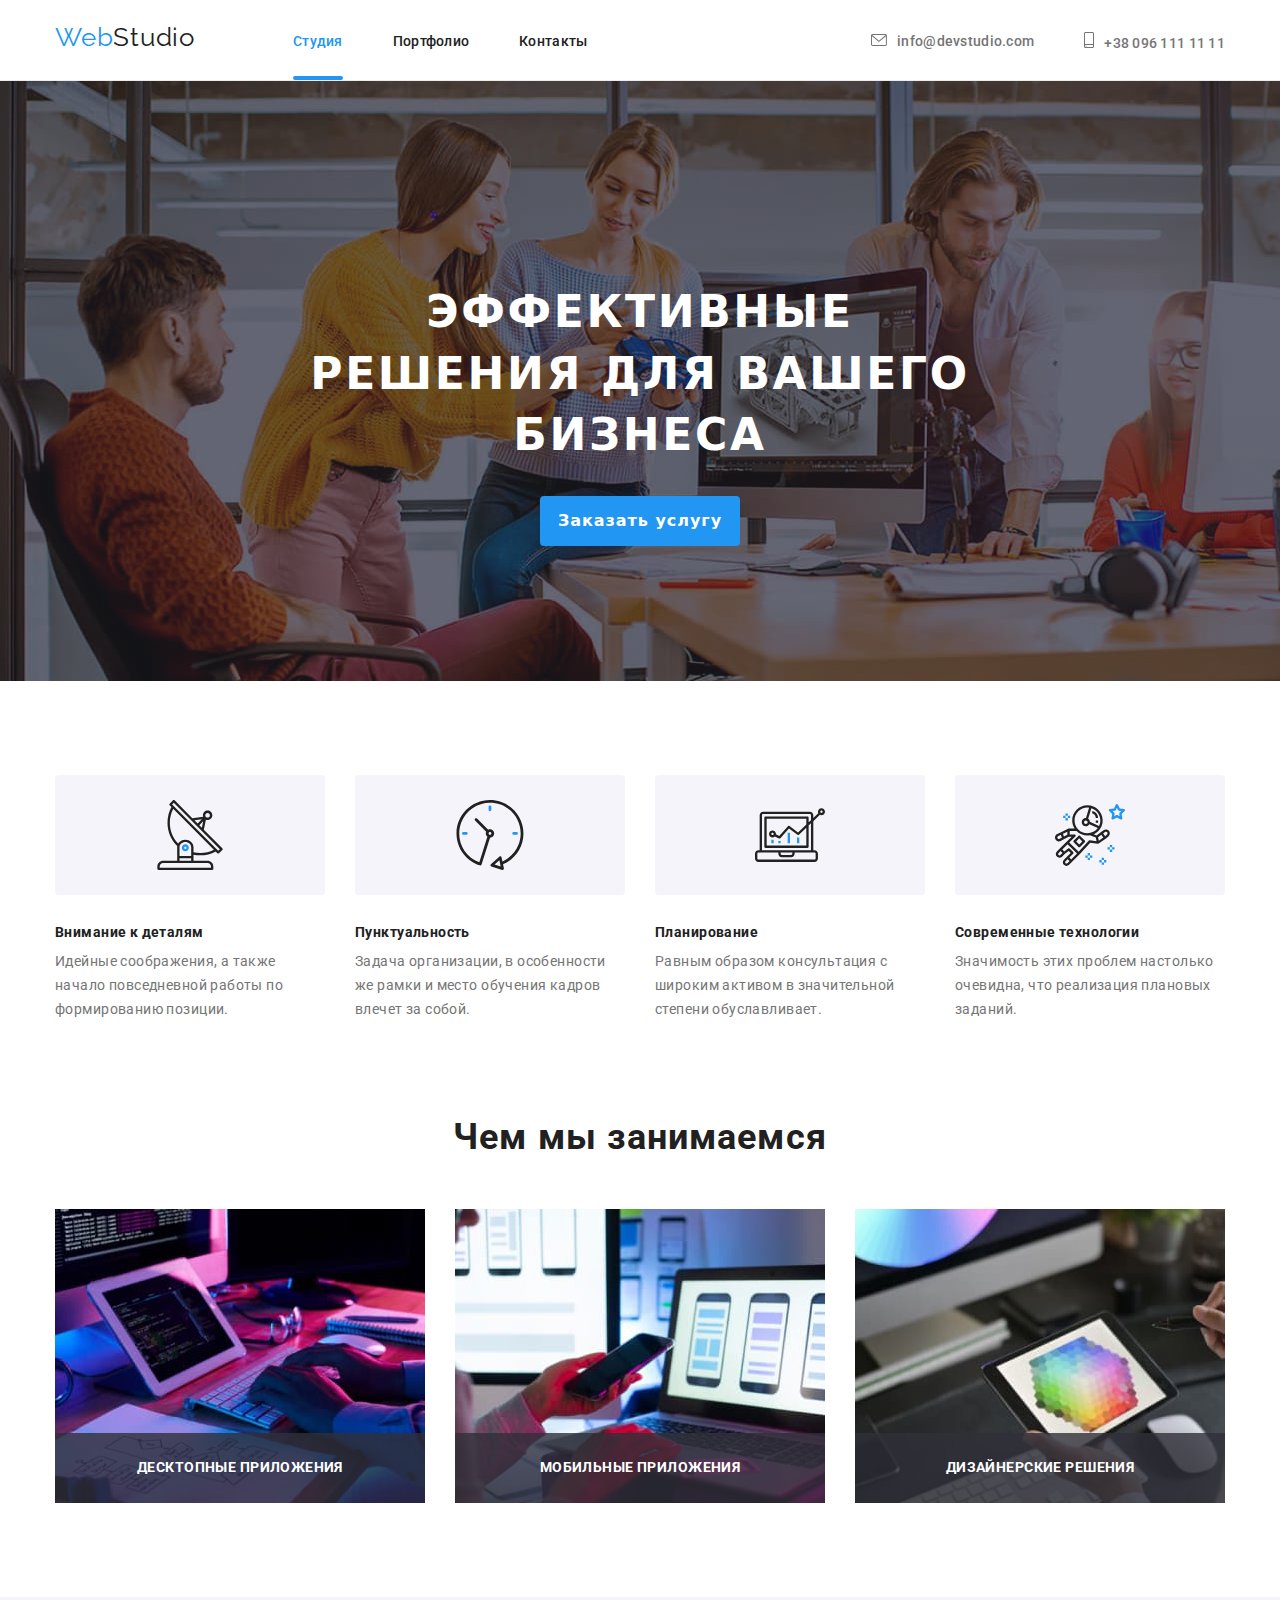
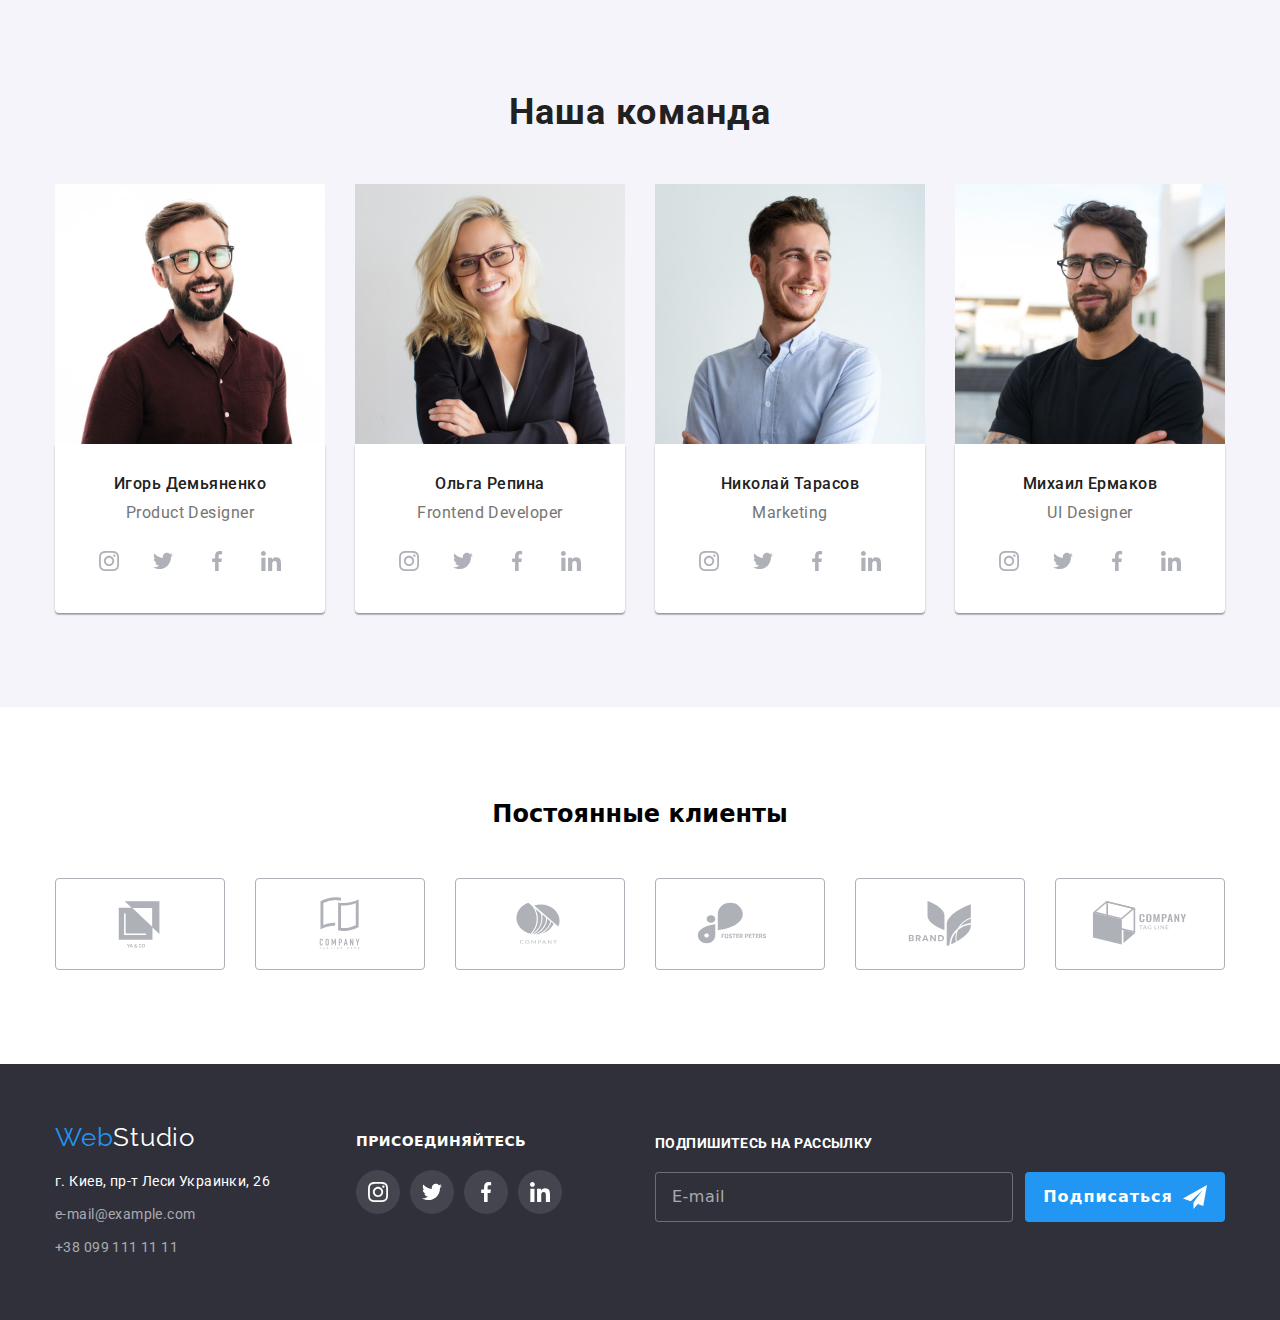
<file: index.html>
<!DOCTYPE html>
<html lang="en">
<head>
    <meta charset="UTF-8">
    <meta http-equiv="X-UA-Compatible" content="IE=edge">
    <meta name="viewport" content="width=device-width, initial-scale=1.0">
    <title>Студия</title>
    <link rel="stylesheet" href="./modern-normalize.css/modern-normalize.css">
    <link rel="preconnect" href="https://fonts.googleapis.com">
    <link rel="preconnect" href="https://fonts.gstatic.com" crossorigin>
    <link href="https://fonts.googleapis.com/css2?family=Raleway:wght@700&family=Roboto:wght@400;500;700;900&display=swap"
        rel="stylesheet">

    <link rel="stylesheet" href="./css/main.min.css">    

    
</head>
<body>
        <!-- header -->
    <header class="page-header">
        <div class="container"> 
            <div class="container-hedear">
                <a href="./index.html" class="logo"><span class="logo__text">Web</span>Studio</a>
                <div class="container-nav">
                    <ul class="site-nav">
                        <li class="site-nav__item">
                            <a class="site-nav__navigation site-nav__navigation--current" href="./index.html">Студия</a>
                        </li>

                        <li class="site-nav__item">
                            <a class="site-nav__navigation" href="./portfolio.html">Портфолио</a>
                        </li>

                        <li class="site-nav__item">
                            <a class="site-nav__navigation" href="">Контакты</a>
                        </li>
                    </ul>
                </div>
                
                <div class="container-contact">
                    <ul class="contact-info">
                        <li class="contact-info__item">
                            <a class="contact-info__link" href="mailto:info@devstudio.com">
                                <svg class="contact-info__mail-icon">
                                    <use href="./images/icons.svg#icon-envelope"></use>
                                </svg>info@devstudio.com
                            </a> 
                        </li>
                        <li class="contact-info__item">
                            <a class="contact-info__link" href="tel:+380961111111">
                                <svg class="contact-info__phone-icon">
                                    <use href="./images/icons.svg#icon-smartphone"></use>
                                </svg>+38 096 111 11 11
                            </a>
                        </li>
                    </ul>
                </div>
            </div>   
            
        </div>
    </header>
        <!-- main -->
    <main>
        <!-- hero -->
        <section class="hero">
            <div class="container">
                <h1 class="hero__title">Эффективные решения для вашего бизнеса</h1>
                <button data-modal-open type="button" class="btn">Заказать услугу</button>
            
            </div>
            <div class="backdrop is-hidden" data-modal>
                <div class="modal">
                    <button class="btn-close" data-modal-close>
                        <svg class="btn-close__icon">
                            <use href="./images/icons.svg#icon-close"></use>
                        </svg>
                    </button>
                    <form class="form">
                        <p class="form__title">Оставьте свои данные, мы вам перезвоним</p>
                        <ul class="form__list">
                            <li class="form__item">
                                <label for="name" class="form__label">Имя</label>
                                <input class="form__input" type="text" name="name" id="name">
                                <svg class="form__input-icon">
                                    <use href="./images/icons.svg#icon-person-black"></use>
                                </svg>
                            </li>

                            <li class="form__item">
                                <label for="tel" class="form__label">Телефон</label>
                                <input class="form__input" type="tel" name="tel" id="tel">
                                <svg class="form__input-icon">
                                    <use href="./images/icons.svg#icon-phone-black"></use>
                                </svg>
                            </li>

                            <li class="form__item">
                                <label for="mail" class="form__label">Почта</label>
                                <input class="form__input" type="email" name="mail" id="mail">
                                <svg class="form__input-icon">
                                    <use href="./images/icons.svg#icon-email-black"></use>
                                </svg>
                            </li>
                        </ul>
                        <div class="form__comment">   
                            <label for="comment" class="form__label">Комментарий</label>
                            <textarea class="form__textarea" name="comment" id="comment" cols="30" rows="5" placeholder="Введите текст"></textarea>
                        </div>
                        
                        <div class="form__checkbox">
                            <input class="form__checkbox-input" type="checkbox" name="agree" value="agree" id="agree">
                            <svg class="form__icon-checkbox">
                                <use href="./images/icons.svg#icon-check"></use>
                            </svg>
                            <label class="form__label form__label--text" for="agree">Соглашаюсь с рассылкой и принимаю <a class="form__agree-link" href="">Условия договора</a></label>
                        </div>
                        
                        <button class="btn" type="submit">Отправить</button>
                    </form>
                </div>
            </div>
        </section>

        <!-- experience -->
        <section class="section">
            <div class="container">    
                <ul class="experience">
                    <li class="experience__item">
                        <div class="experience__background-icon">
                            <svg class="experience__icon">
                                <use href="./images/icons.svg#icon-antenna"></use>
                            </svg>
                        </div>
                        <h2 class="experience__title">Внимание к деталям</h2>
                        <p class="experience__text">Идейные соображения, а также начало повседневной работы по формированию позиции.</p>
                    </li>
                    
                    <li class="experience__item">
                        <div class="experience__background-icon">
                            <svg class="experience__icon">
                                <use href="./images/icons.svg#icon-clock"></use>
                            </svg>
                        </div>
                        <h2 class="experience__title">Пунктуальность</h2>
                        <p class="experience__text">Задача организации, в особенности же рамки и место обучения кадров влечет за собой.</p>
                    </li>
                    
                    <li class="experience__item">
                        <div class="experience__background-icon">
                            <svg class="experience__icon">
                                <use href="./images/icons.svg#icon-diagram"></use>
                            </svg>
                        </div>
                        <h2 class="experience__title">Планирование</h2>
                        <p class="experience__text">Равным образом консультация с широким активом в значительной степени обуславливает.</p>
                    </li>
                    
                    <li class="experience__item">
                        <div class="experience__background-icon">
                            <svg class="experience__icon">
                                <use href="./images/icons.svg#icon-astronaut"></use>
                            </svg>
                        </div>
                        <h2 class="experience__title">Современные технологии</h2>
                        <p class="experience__text">Значимость этих проблем настолько очевидна, что реализация плановых заданий.</p>
                    </li>
                </ul>
            </div>
        </section>
        <section class="section activity">                
            <div class="container">
                <h2 class="activity__title">Чем мы занимаемся</h2>
                <ul class="activity__list">
                    <li class="activity__item activity__item">
                        <img class="activity__image" src="./images/box-1.jpg" alt="Разработчик набирает код" width="370">
                        <div class="activity__box">
                            <p class="activity__text">Десктопные приложения</p>
                        </div>
                    </li>
                    
                    <li class="activity__item">
                        <img class="activity__image" src="./images/box-2.jpg" alt="Дизайнер выбирает внешний вид страницы" width="370">
                        <div class="activity__box">
                            <p class="activity__text">Мобильные приложения</p>
                        </div>
                    </li>

                    <li class="activity__item">
                        <img class="activity__image" src="./images/box-3.jpg" alt="Дизайнер выбирает подходящий цвет" width="370">
                        <div class="activity__box">
                            <p class="activity__text">Дизайнерские решения</p>
                        </div>
                    </li>
                </ul>
            </div>
        </section>
        <!-- our team -->
        <section class="section our-team">
            <div class="container"> 
                <div class="team">
                    <h2 class="team__title">Наша команда</h2>
                    <ul class="team__list">    
                        <li class="team__item">
                            <img src="./images/igor-demyanenko.jpg" alt="Член команды Игорь Демьяненко" width="270">
                            <div class="team__info">
                                <h3 class="team__name">Игорь Демьяненко</h3>
                                <p class="team__speciality">Product Designer</p>
                                <ul class="social-links">
                                    <li class="social-links__item">
                                        <a class="social-links__link" href="">
                                            <svg class="social-links__icon"> 
                                                <use href="./images/icons.svg#icon-instagram"></use>
                                            </svg>
                                        </a>
                                    </li>

                                    <li class="social-links__item">
                                        <a class="social-links__link" href="">
                                            <svg class="social-links__icon">
                                                <use href="./images/icons.svg#icon-twitter"></use>
                                            </svg>
                                        </a>
                                    </li>

                                    <li class="social-links__item">
                                        <a class="social-links__link" href="">
                                            <svg class="social-links__icon">
                                                <use href="./images/icons.svg#icon-facebook"></use>
                                            </svg>
                                        </a>
                                    </li>

                                    <li class="social-links__item">
                                        <a class="social-links__link" href="">
                                            <svg class="social-links__icon">
                                                <use href="./images/icons.svg#icon-linkedin"></use>
                                            </svg>
                                        </a>
                                    </li>     
                                </ul>
                            </div>
                        </li>
                        
                        <li class="team__item">
                            <img src="./images/olga-repina.jpg" alt="Член команды Ольга Репина" width="270">
                            <div class="team__info">
                                <h3 class="team__name">Ольга Репина</h3>
                                <p class="team__speciality">Frontend Developer</p>
                                <ul class="social-links">
                                    <li class="social-links__item">
                                        <a class="social-links__link" href="">
                                            <svg class="social-links__icon"> 
                                                <use href="./images/icons.svg#icon-instagram"></use>
                                            </svg>
                                        </a>
                                    </li>

                                    <li class="social-links__item">
                                        <a class="social-links__link" href="">
                                            <svg class="social-links__icon">
                                                <use href="./images/icons.svg#icon-twitter"></use>
                                            </svg>
                                        </a>
                                    </li>

                                    <li class="social-links__item">
                                        <a class="social-links__link" href="">
                                            <svg class="social-links__icon">
                                                <use href="./images/icons.svg#icon-facebook"></use>
                                            </svg>
                                        </a>
                                    </li>

                                    <li class="social-links__item">
                                        <a class="social-links__link" href="">
                                            <svg class="social-links__icon">
                                                <use href="./images/icons.svg#icon-linkedin"></use>
                                            </svg>
                                        </a>
                                    </li>
                                </ul>
                            </div>
                        </li>
                            
                        <li class="team__item">
                            <img src="./images/nikolay-tarasov.jpg" alt="Член команды Николай Тарасов" width="270">
                            <div class="team__info">
                                <h3 class="team__name">Николай Тарасов</h3>
                                <p class="team__speciality">Marketing</p>
                                <ul class="social-links">
                                    <li class="social-links__item">
                                        <a class="social-links__link" href="">
                                            <svg class="social-links__icon"> 
                                                <use href="./images/icons.svg#icon-instagram"></use>
                                            </svg>
                                        </a>
                                    </li>

                                    <li class="social-links__item">
                                        <a class="social-links__link" href="">
                                            <svg class="social-links__icon">
                                                <use href="./images/icons.svg#icon-twitter"></use>
                                            </svg>
                                        </a>
                                    </li>

                                    <li class="social-links__item">
                                        <a class="social-links__link" href="">
                                            <svg class="social-links__icon">
                                                <use href="./images/icons.svg#icon-facebook"></use>
                                            </svg>
                                        </a>
                                    </li>

                                    <li class="social-links__item">
                                        <a class="social-links__link" href="">
                                            <svg class="social-links__icon">
                                                <use href="./images/icons.svg#icon-linkedin"></use>
                                            </svg>
                                        </a>
                                    </li>
                                </ul>
                            </div>
                        </li>
        
                        <li class="team__item">
                            <img src="./images/mihail-ermakov.jpg" alt="Член команды Михаил Ермаков" width="270">
                            <div class="team__info">
                                <h3 class="team__name">Михаил Ермаков</h3>
                                <p class="team__speciality">UI Designer</p>
                                <ul class="social-links">
                                    <li class="social-links__item">
                                        <a class="social-links__link" href="">
                                            <svg class="social-links__icon"> 
                                                <use href="./images/icons.svg#icon-instagram"></use>
                                            </svg>
                                        </a>
                                    </li>

                                    <li class="social-links__item">
                                        <a class="social-links__link" href="">
                                            <svg class="social-links__icon">
                                                <use href="./images/icons.svg#icon-twitter"></use>
                                            </svg>
                                        </a>
                                    </li>

                                    <li class="social-links__item">
                                        <a class="social-links__link" href="">
                                            <svg class="social-links__icon">
                                                <use href="./images/icons.svg#icon-facebook"></use>
                                            </svg>
                                        </a>
                                    </li>

                                    <li class="social-links__item">
                                        <a class="social-links__link" href="">
                                            <svg class="social-links__icon">
                                                <use href="./images/icons.svg#icon-linkedin"></use>
                                            </svg>
                                        </a>
                                    </li>
                                </ul>
                            </div>
                        </li>    
                    </ul>
                </div>
            </div>
        </section>

        <!-- clients -->
        <section class="section">
            <div class="container">
                <div class="clients">
                    <h2 class="clients__title">Постоянные клиенты</h2>
                    <ul class="clients__list">
                        <li class="clients__item">
                            <a class="clients__link" href="">
                                <svg class="clients__label">
                                    <use href="./images/icons.svg#icon-client-1"></use>
                                </svg>
                            </a>
                        </li>
                        <li class="clients__item">
                            <a class="clients__link" href="">
                                <svg class="clients__label">
                                    <use href="./images/icons.svg#icon-client-2"></use>
                                </svg>
                            </a>
                        </li>
                        <li class="clients__item">
                            <a class="clients__link" href="">
                                <svg class="clients__label">
                                    <use href="./images/icons.svg#icon-client-3"></use>
                                </svg>
                            </a>
                        </li>
                        <li class="clients__item">
                            <a class="clients__link" href="">
                                <svg class="clients__label">
                                    <use href="./images/icons.svg#icon-client-4"></use>
                                </svg>
                            </a>
                        </li>
                        <li class="clients__item">
                            <a class="clients__link" href="">
                                <svg class="clients__label">
                                    <use href="./images/icons.svg#icon-client-5"></use>
                                </svg>
                            </a>
                        
                        <li class="clients__item">
                            <a class="clients__link" href="">
                                <svg class="clients__label">
                                    <use href="./images/icons.svg#icon-client-6"></use>
                                </svg>
                            </a>
                        </li>
                    </ul>
                </div>
            </div>
        </section>
    </main>

        <!-- footer -->
    <footer class="footer">
        <div class="container">
            <div class="footer__box">
                <div class="footer__box-adress">
                    <a href="./index.html" class="logo logo--footer-logo"><span class="logo__text">Web</span>Studio</a>
                    <address>
                        <ul class="footer__contact-list">
                            <li class="footer__contact-item">
                                <a href="" class="footer__info-link footer__info-link--address">г. Киев, пр-т Леси Украинки, 26</a>
                            </li>

                            <li class="footer__contact-item">
                                <a href="mailto:" class="footer__info-link footer__info-link--email">e-mail@example.com</a>
                            </li>

                            <li class="footer__contact-item">
                                <a href="tel:+380991111111" class="footer__info-link footer__info-link--tel">+38 099 111 11 11</a>
                            </li>
                        </ul>
                    </address>
                </div>
                <div class="box-links">
                    <p class="join">присоединяйтесь</p>
                    <ul class="social-links">
                        <li class="social-links__item">
                            <a class="social-links__link social-links__link--footer" href="">
                                <svg class="social-links__icon social-links__icon--footer">
                                    <use href="./images/icons.svg#icon-instagram"></use>
                                </svg>
                            </a>
                        </li>
                        
                        <li class="social-links__item">
                            <a class="social-links__link social-links__link--footer" href="">
                                <svg class="social-links__icon social-links__icon--footer">
                                    <use href="./images/icons.svg#icon-twitter"></use>
                                </svg>
                            </a>
                        </li>
                        
                        <li class="social-links__item">
                            <a class="social-links__link social-links__link--footer" href="">
                                <svg class="social-links__icon social-links__icon--footer">
                                    <use href="./images/icons.svg#icon-facebook"></use>
                                </svg>
                            </a>
                        </li>
                        
                        <li class="social-links__item">
                            <a class="social-links__link social-links__link--footer" href="">
                                <svg class="social-links__icon social-links__icon--footer">
                                    <use href="./images/icons.svg#icon-linkedin"></use>
                                </svg>
                            </a>
                        </li>
                    </ul>
                </div>
                <div class="subscription">
                    <form class="subscription__form">
                        <label for="email" class="subscription__form-label">Подпишитесь на рассылку</label>
                        <input class="subscription__form-input" type="email" name="mail" id="email" placeholder="E-mail">
                        <button class="btn btn--subscription" type="submit">Подписаться
                            <svg class="btn__icon-send">
                                <use href="./images/icons.svg#icon-send"></use>
                            </svg>
                        </button>
                    </form>
                </div>
                
            </div>
        </div>
    </footer>


    <script src="./js/modal.js"></script>
</body>
</html>
</file>
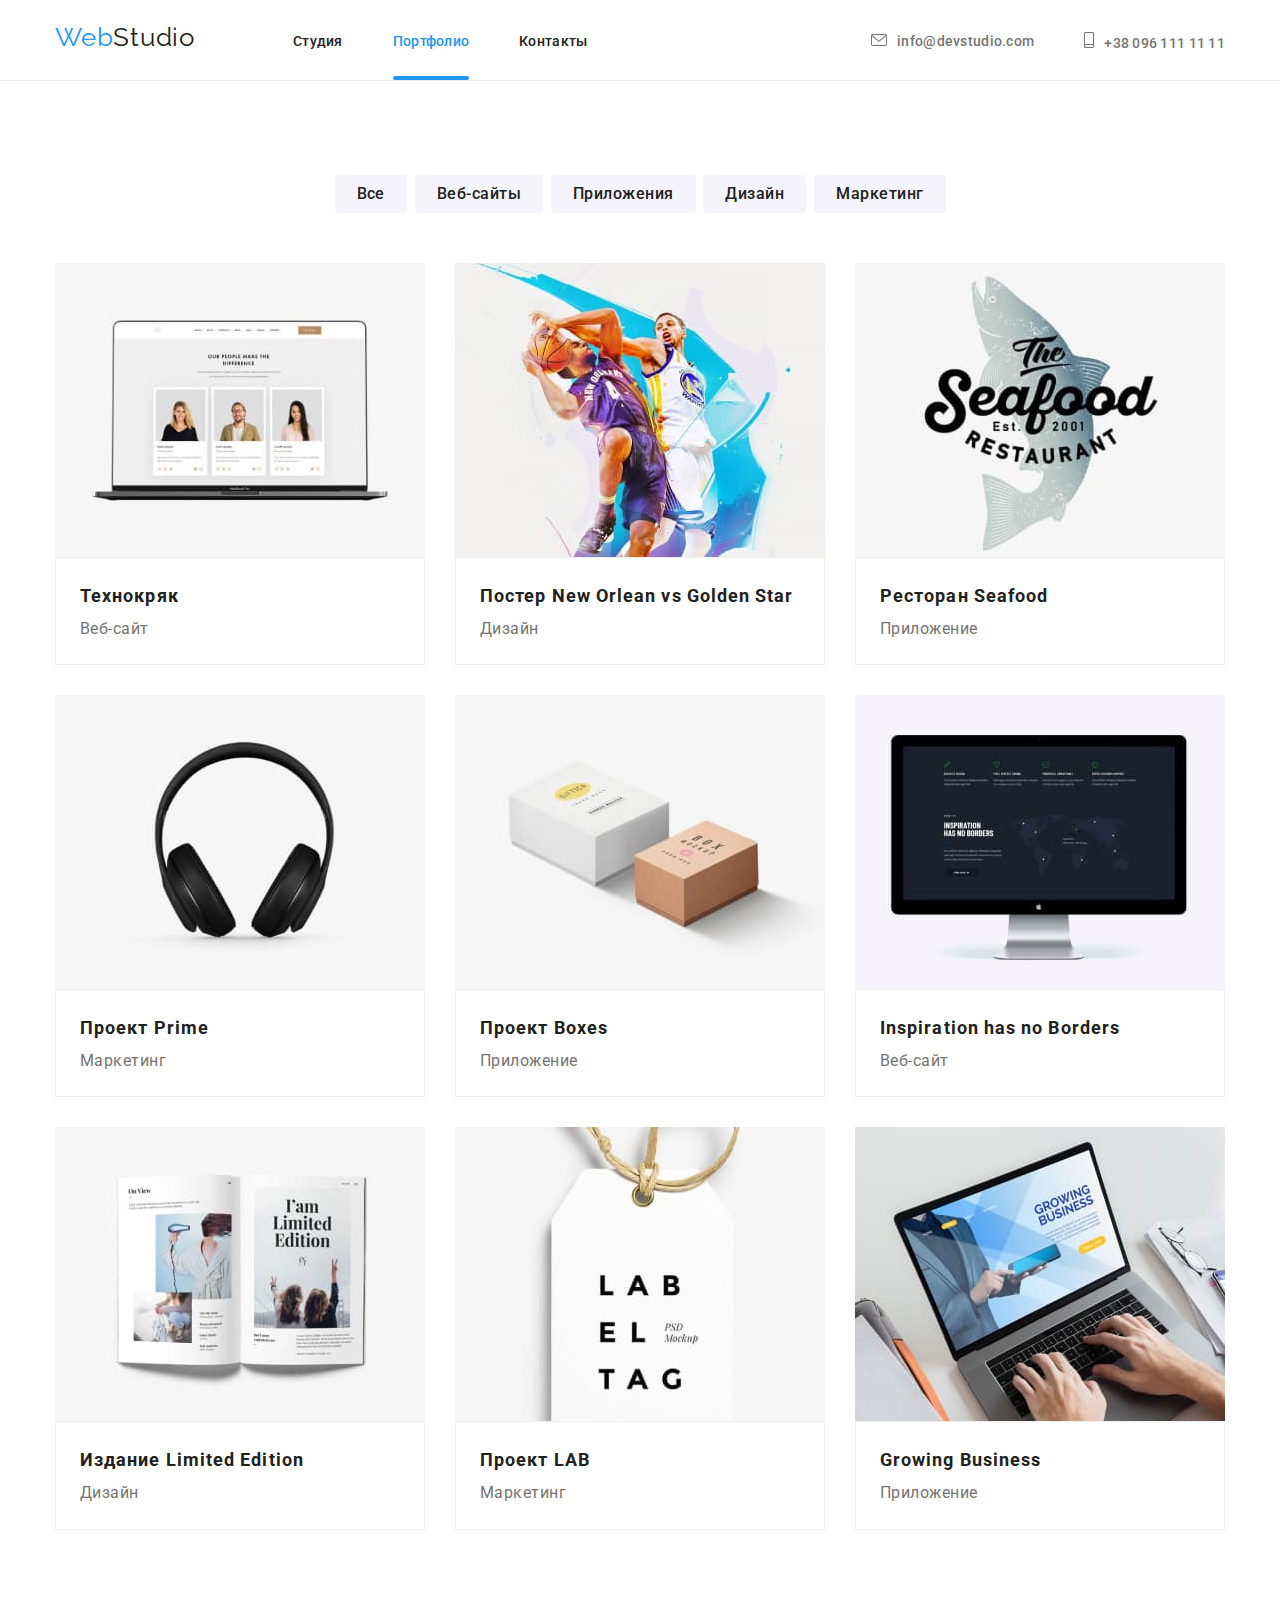
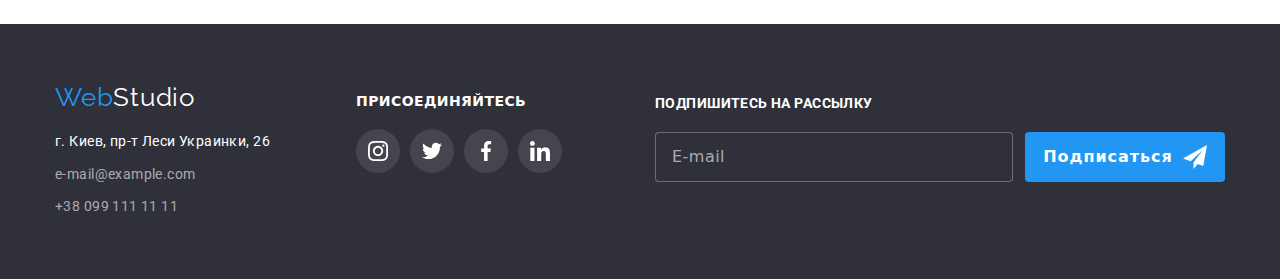
<file: portfolio.html>
<!DOCTYPE html>
<html lang="en">
<head>
    <meta charset="UTF-8">
    <meta http-equiv="X-UA-Compatible" content="IE=edge">
    <meta name="viewport" content="width=device-width, initial-scale=1.0">
    <title>Portfolio</title>
    <link rel="stylesheet" href="./modern-normalize.css/modern-normalize.css">
    <link rel="preconnect" href="https://fonts.googleapis.com">
    <link rel="preconnect" href="https://fonts.gstatic.com" crossorigin>
    <link href="https://fonts.googleapis.com/css2?family=Raleway:wght@700&family=Roboto:wght@400;500;700;900&display=swap"
        rel="stylesheet">
    <link rel="stylesheet" href="./css/main.min.css">
    
    
</head>
<body>
    <header class="page-header">
        <div class="container">
            <div class="container-hedear">
                <a href="./index.html" class="logo"><span class="logo__text">Web</span>Studio</a>
                <div class="container-nav">
                    <ul class="site-nav">
                        <li class="site-nav__item">
                            <a class="site-nav__navigation" href="./index.html">Студия</a>
                        </li>
    
                        <li class="site-nav__item">
                            <a class="site-nav__navigation site-nav__navigation--current" href="./portfolio.html">Портфолио</a>
                        </li>
    
                        <li class="site-nav__item">
                            <a class="site-nav__navigation" href="">Контакты</a>
                        </li>
                    </ul>
                </div>
    
                <div class="container-contact">
                    <ul class="contact-info">
                        <li class="contact-info__item">
                            <a class="contact-info__link" href="mailto:info@devstudio.com">
                                <svg class="contact-info__mail-icon">
                                    <use href="./images/icons.svg#icon-envelope"></use>
                                </svg>info@devstudio.com
                            </a>
                        </li>
                        <li class="contact-info__item">
                            <a class="contact-info__link" href="tel:+380961111111">
                                <svg class="contact-info__phone-icon">
                                    <use href="./images/icons.svg#icon-smartphone"></use>
                                </svg>+38 096 111 11 11
                            </a>
                        </li>
                    </ul>
                </div>
            </div>
    
        </div>
    </header>
    <main>
        <section class="section">
            <div class="container">
                <h1 class="section__visually-hidden">Выполненые работы</h1>
                <ul class="filter">
                    <li class="filter__item">
                        <button type="button" class="filter__button">Все</button>
                    </li>

                    <li class="filter__item">
                        <button type="button" class="filter__button">Веб-сайты</button>
                    </li>

                    <li class="filter__item">
                        <button type="button" class="filter__button">Приложения</button>
                    </li>

                    <li class="filter__item">
                        <button type="button" class="filter__button">Дизайн</button>
                    </li>

                    <li class="filter__item">
                        <button type="button" class="filter__button">Маркетинг</button>
                    </li>
                </ul>
        
                <ul class="cardset">
                    <li class="cardset__item">
                        <a class="cardset__link" href="">
                            <div class="cardset__thumb">
                                <img src="./images/technocryk.jpg" alt="three-cards-on-the-screen" width="370">
                                <div class="cardset__overlay">
                                    <p class="cardset__thumb-text">
                                        Технокряк это современная площадка распространения коронавируса. Компании используют эту платформу для цифрового
                                        шпионажа и атак на защищённые сервера конкурентов.
                                    </p>
                                </div>
                            </div>
                            <div class="cardset__meta">
                                <h2 class="cardset__title">Технокряк</h2>
                                <p class="cardset__text">Веб-сайт</p>
                            </div>
                        </a>
                    </li>

                    <li class="cardset__item">
                        <a class="cardset__link" href="">
                            <div class="cardset__thumb">
                                <img src="./images/poster-new-orlean-golden-star.jpg" alt="basketball-poster" width="370">
                                <div class="cardset__overlay">
                                    <p class="cardset__thumb-text">
                                        Технокряк это современная площадка распространения коронавируса. Компании используют эту платформу для цифрового
                                        шпионажа и атак на защищённые сервера конкурентов.
                                    </p>
                                </div>
                            </div>
                            <div class="cardset__meta">
                                <h2 class="cardset__title">Постер New Orlean vs Golden Star</h2>
                                <p class="cardset__text">Дизайн</p>
                            </div>
                        </a>
                    </li>

                    <li class="cardset__item">
                        <a class="cardset__link" href="">
                            <div class="cardset__thumb">
                                <img src="./images/a-restaurant-seafood.jpg" alt="label-seafood" width="370">
                                <div class="cardset__overlay">
                                    <p class="cardset__thumb-text">
                                        Технокряк это современная площадка распространения коронавируса. Компании используют эту платформу для цифрового
                                        шпионажа и атак на защищённые сервера конкурентов.
                                    </p>
                                </div>
                            </div>
                            <div class="cardset__meta">
                                <h2 class="cardset__title">Ресторан Seafood</h2>
                                <p class="cardset__text">Приложение</p>
                            </div>
                        </a>
                    </li>

                    <li class="cardset__item">
                        <a class="cardset__link" href="">
                            <div class="cardset__thumb">
                                <img src="./images/project-prime.jpg" alt="headphones" width="370">
                                <div class="cardset__overlay">
                                    <p class="cardset__thumb-text">
                                        Технокряк это современная площадка распространения коронавируса. Компании используют эту платформу для цифрового
                                        шпионажа и атак на защищённые сервера конкурентов.
                                    </p>
                                </div>
                            </div>
                            <div class="cardset__meta">
                                <h2 class="cardset__title">Проект Prime</h2>
                                <p class="cardset__text">Маркетинг</p>
                            </div>
                        </a>
                    </li>

                    <li class="cardset__item">
                        <a class="cardset__link" href="">
                            <div class="cardset__thumb">
                                <img src="./images/project-boxes.jpg" alt="boxes" width="370">
                                <div class="cardset__overlay">
                                    <p class="cardset__thumb-text">
                                        Технокряк это современная площадка распространения коронавируса. Компании используют эту платформу для цифрового
                                        шпионажа и атак на защищённые сервера конкурентов.
                                    </p>
                                </div>
                            </div>
                            <div class="cardset__meta">
                                <h2 class="cardset__title">Проект Boxes</h2>
                                <p class="cardset__text">Приложение</p>
                            </div>
                        </a>
                    </li>

                    <li class="cardset__item">
                        <a class="cardset__link" href="">
                            <div class="cardset__thumb">
                                <img src="./images/inspiration-has-no-borders.jpg" alt="computer-monitor" width="370">
                                <div class="cardset__overlay">
                                    <p class="cardset__thumb-text">
                                        Технокряк это современная площадка распространения коронавируса. Компании используют эту платформу для цифрового
                                        шпионажа и атак на защищённые сервера конкурентов.
                                    </p>
                                </div>
                            </div>
                            <div class="cardset__meta">
                                <h2 class="cardset__title">Inspiration has no Borders</h2>
                                <p class="cardset__text">Веб-сайт</p>
                            </div>
                        </a>
                    </li>

                    <li class="cardset__item">
                        <a class="cardset__link" href="">
                            <div class="cardset__thumb">
                                <img src="./images/edition-limited-edition.jpg" alt="open-books" width="370">
                                <div class="cardset__overlay">
                                    <p class="cardset__thumb-text">
                                        Технокряк это современная площадка распространения коронавируса. Компании используют эту платформу для цифрового
                                        шпионажа и атак на защищённые сервера конкурентов.
                                    </p>
                                </div>
                            </div>
                            <div class="cardset__meta">
                                <h2 class="cardset__title">Издание Limited Edition</h2>
                                <p class="cardset__text">Дизайн</p>
                            </div>
                        </a>
                    </li>

                    <li class="cardset__item">
                        <a class="cardset__link" href="">
                            <div class="cardset__thumb">
                                <img src="./images/project-lab.jpg" alt="tag" width="370">
                                <div class="cardset__overlay">
                                    <p class="cardset__thumb-text">
                                        Технокряк это современная площадка распространения коронавируса. Компании используют эту платформу для цифрового
                                        шпионажа и атак на защищённые сервера конкурентов.
                                    </p>
                                </div>
                            </div>
                            <div class="cardset__meta">
                                <h2 class="cardset__title">Проект LAB</h2>
                                <p class="cardset__text">Маркетинг</p>
                            </div>
                        </a>
                    </li>

                    <li class="cardset__item">
                        <a class="cardset__link" href="">
                            <div class="cardset__thumb">
                                <img src="./images/growing-business.jpg" alt="website-visitor" width="370">
                                <div class="cardset__overlay">
                                    <p class="cardset__thumb-text">
                                        Технокряк это современная площадка распространения коронавируса. Компании используют эту платформу для цифрового
                                        шпионажа и атак на защищённые сервера конкурентов.
                                    </p>
                                </div>
                            </div>
                            <div class="cardset__meta">
                                <h2 class="cardset__title">Growing Business</h2>
                                <p class="cardset__text">Приложение</p>
                            </div>
                        </a>
                        
                    </li>
                </ul>
            </div>
        </section>
    </main>
    <footer class="footer">
        <div class="container">
            <div class="footer__box">
                <div class="footer__box-adress">
                    <a href="./index.html" class="logo logo--footer-logo"><span class="logo__text">Web</span>Studio</a>
                    <address>
                        <ul class="footer__contact-list">
                            <li class="footer__contact-item">
                                <a href="" class="footer__info-link footer__info-link--address">г. Киев, пр-т Леси Украинки,
                                    26</a>
                            </li>
    
                            <li class="footer__contact-item">
                                <a href="mailto:" class="footer__info-link footer__info-link--email">e-mail@example.com</a>
                            </li>
    
                            <li class="footer__contact-item footer__contact-item--last">
                                <a href="tel:+380991111111" class="footer__info-link footer__info-link--tel">+38 099 111 11
                                    11</a>
                            </li>
                        </ul>
                    </address>
                </div>
                <div class="box-links">
                    <p class="join">присоединяйтесь</p>
                    <ul class="social-links">
                        <li class="social-links__item">
                            <a class="social-links__link social-links__link--footer" href="">
                                <svg class="social-links__icon social-links__icon--footer">
                                    <use href="./images/icons.svg#icon-instagram"></use>
                                </svg>
                            </a>
                        </li>
    
                        <li class="social-links__item">
                            <a class="social-links__link social-links__link--footer" href="">
                                <svg class="social-links__icon social-links__icon--footer">
                                    <use href="./images/icons.svg#icon-twitter"></use>
                                </svg>
                            </a>
                        </li>
    
                        <li class="social-links__item">
                            <a class="social-links__link social-links__link--footer" href="">
                                <svg class="social-links__icon social-links__icon--footer">
                                    <use href="./images/icons.svg#icon-facebook"></use>
                                </svg>
                            </a>
                        </li>
    
                        <li class="social-links__item">
                            <a class="social-links__link social-links__link--footer" href="">
                                <svg class="social-links__icon social-links__icon--footer">
                                    <use href="./images/icons.svg#icon-linkedin"></use>
                                </svg>
                            </a>
                        </li>
                    </ul>
                </div>
                <div class="subscription">
                    <form class="subscription__form">
                        <label for="email" class="subscription__form-label">Подпишитесь на рассылку</label>
                        <input class="subscription__form-input" type="email" name="mail" id="email" placeholder="E-mail">
                        <button class="btn btn--subscription" type="submit">Подписаться
                            <svg class="btn__icon-send">
                                <use href="./images/icons.svg#icon-send"></use>
                            </svg>
                        </button>
                    </form>
                </div>
    
            </div>
        </div>
    </footer>
</body>
</html>
</file>
<file: css/main.min.css>
h1,h2,h3,h4,h5,h6,p,ul{margin:0;padding:0;list-style:none}img{display:block;width:100%;height:auto}a{text-decoration:none}:focus{outline:4px solid rgba(33,150,243,0.5);border-radius:3px}.page-header{border-bottom:1px solid #ececec}.container-hedear{display:-webkit-box;display:-ms-flexbox;display:flex}.container{width:1200px;margin-left:auto;margin-right:auto;padding-left:15px;padding-right:15px}.logo{font-family:"Raleway",sans-serif;font-size:26px;line-height:1.2;line-height:100%;letter-spacing:0.03em;text-decoration:none;width:145px;margin-top:24px;margin-bottom:25px;margin-right:93px;color:#212121;-webkit-transition:color 250ms cubic-bezier(0.4, 0, 0.2, 1);transition:color 250ms cubic-bezier(0.4, 0, 0.2, 1)}.logo:hover,.logo:focus{color:#2196f3}.logo__text{color:#2196f3}.logo--footer-logo{display:block;margin-top:0;margin-right:0;margin-bottom:20px;color:#fff}.container-nav{width:294px;margin-top:32px}.site-nav{display:-webkit-box;display:-ms-flexbox;display:flex;list-style:none;padding:0}.site-nav__item{position:relative;height:48px;margin-right:50px}.site-nav__item:last-child{margin-right:0}.site-nav__navigation{font-family:"Roboto",sans-serif;font-weight:500;font-size:14px;line-height:100%;letter-spacing:0.02em;text-decoration:none;color:#212121;-webkit-transition:color 250ms cubic-bezier(0.4, 0, 0.2, 1);transition:color 250ms cubic-bezier(0.4, 0, 0.2, 1)}.site-nav__navigation:hover,.site-nav__navigation:focus{color:#2196f3}.site-nav__navigation--current{color:#2196f3}.site-nav__navigation--current::after{position:absolute;left:0;bottom:0;content:'';width:100%;height:4px;border-radius:2px;background-color:#2196f3;-webkit-transition:color 250ms cubic-bezier(0.4, 0, 0.2, 1);transition:color 250ms cubic-bezier(0.4, 0, 0.2, 1)}.container-contact{margin-left:auto;margin-top:32px}.contact-info{display:-webkit-box;display:-ms-flexbox;display:flex;list-style:none;padding:0}.contact-info__item{margin-right:50px}.contact-info__item:last-child{margin-right:0}.contact-info__link{font-family:"Roboto",sans-serif;font-weight:500;font-size:14px;line-height:100%;letter-spacing:0.02em;text-decoration:none;color:#757575;-webkit-transition:color 250ms cubic-bezier(0.4, 0, 0.2, 1);transition:color 250ms cubic-bezier(0.4, 0, 0.2, 1)}.contact-info__link:hover,.contact-info__link:focus{color:#2196f3}.contact-info__mail-icon{width:16px;height:12px}.contact-info__phone-icon{width:10px;height:16px}.contact-info__mail-icon{fill:#757575;margin-right:10px;cursor:pointer;-webkit-transition:fill 250ms cubic-bezier(0.4, 0, 0.2, 1);transition:fill 250ms cubic-bezier(0.4, 0, 0.2, 1)}.contact-info__mail-icon:hover,.contact-info__mail-icon:focus{fill:#2196f3}.contact-info__phone-icon{fill:#757575;margin-right:10px;cursor:pointer;-webkit-transition:fill 250ms cubic-bezier(0.4, 0, 0.2, 1);transition:fill 250ms cubic-bezier(0.4, 0, 0.2, 1)}.contact-info__phone-icon:hover,.contact-info__phone-icon:focus{fill:#2196f3}.contact-info__link:hover .contact-info__mail-icon{fill:#2196f3}.contact-info__link:focus .contact-info__mail-icon{fill:#2196f3}.contact-info__link:hover .contact-info__phone-icon{fill:#2196f3}.contact-info__link:focus .contact-info__phone-icon{fill:#2196f3}.btn{display:-webkit-box;display:-ms-flexbox;display:flex;-webkit-box-pack:center;-ms-flex-pack:center;justify-content:center;-webkit-box-align:center;-ms-flex-align:center;align-items:center;margin-top:30px;margin-left:auto;margin-right:auto;width:200px;height:50px;font-weight:bold;font-size:16px;line-height:1.9;letter-spacing:0.06em;color:#fff;background:#2196f3;border-radius:4px;border:none;cursor:pointer;-webkit-transition:background-color 250ms cubic-bezier(0.4, 0, 0.2, 1);transition:background-color 250ms cubic-bezier(0.4, 0, 0.2, 1)}.btn:hover,.btn:focus{background-color:#188ce8}.btn--subscription{position:absolute;top:48px;right:0;margin-left:12px;padding:0;margin-top:0}.btn__icon-send{width:24px;height:24px;margin-left:10px}.section{padding-top:94px;padding-bottom:94px}.section__visually-hidden{position:absolute;clip:rect(0 0 0 0);width:1px;height:1px;margin:-1px}.hero{padding-top:200px;padding-bottom:200px;max-width:1600px;height:600px;margin-left:auto;margin-right:auto;background-image:-webkit-gradient(linear, left top, right top, from(rgba(47,48,58,0.4)), to(rgba(47,48,58,0.4))),url("../images/img-6.jpg");background-image:linear-gradient(to right, rgba(47,48,58,0.4), rgba(47,48,58,0.4)),url("../images/img-6.jpg")}.hero__title{width:696px;margin-left:auto;margin-right:auto;font-weight:900;font-size:44px;line-height:1.4;letter-spacing:0.06em;text-align:center;text-transform:uppercase;color:#fff}.backdrop{position:fixed;top:0;left:0;z-index:2;width:100%;height:100%;background:rgba(0,0,0,0.2);opacity:1;-webkit-transition:opacity 250ms cubic-bezier(0.4, 0, 0.2, 1);transition:opacity 250ms cubic-bezier(0.4, 0, 0.2, 1)}.backdrop.is-hidden{opacity:0;pointer-events:none}.backdrop.is-hidden .form{-webkit-transform:translate(-50%, -50%) scale(0.8);transform:translate(-50%, -50%) scale(0.8)}.modal{position:absolute;left:50%;top:50%;-webkit-transform:translate(-50%, -50%) scale(1);transform:translate(-50%, -50%) scale(1);width:528px;height:581px;padding:40px;background:#fff;border-radius:4px;-webkit-box-shadow:0px 1px 3px rgba(0,0,0,0.12),0px 1px 1px rgba(0,0,0,0.14),0px 2px 1px rgba(0,0,0,0.2);box-shadow:0px 1px 3px rgba(0,0,0,0.12),0px 1px 1px rgba(0,0,0,0.14),0px 2px 1px rgba(0,0,0,0.2)}.modal .btn-close{position:absolute;top:8px;right:8px;width:30px;height:30px;padding:0;background-color:#fff;border-radius:50%;border:none}.modal .btn-close:hover .btn-close__icon,.modal .btn-close:focus .btn-close__icon{fill:#2196f3}.modal .btn-close__icon{width:100%;height:100%;cursor:pointer;fill:#212121;-webkit-transition:fill 250ms cubic-bezier(0.4, 0, 0.2, 1);transition:fill 250ms cubic-bezier(0.4, 0, 0.2, 1)}.form{position:absolute;left:50%;top:50%;width:calc(100% - 80px);-webkit-transform:translate(-50%, -50%) scale(1);transform:translate(-50%, -50%) scale(1);-webkit-transition:-webkit-transform 250ms var(--timing-function);transition:-webkit-transform 250ms var(--timing-function);transition:transform 250ms var(--timing-function);transition:transform 250ms var(--timing-function), -webkit-transform 250ms var(--timing-function)}.form__title{font-family:"Roboto",sans-serif;font-weight:700;font-size:20px;line-height:23px;letter-spacing:0.03em;text-align:center;margin-bottom:12px;color:#212121}.form__item{position:relative;display:-webkit-box;display:-ms-flexbox;display:flex;-webkit-box-orient:vertical;-webkit-box-direction:normal;-ms-flex-direction:column;flex-direction:column;margin-bottom:10px}.form__input{height:40px;margin:0;padding-left:42px;border:1px solid rgba(33,33,33,0.2);-webkit-box-sizing:border-box;box-sizing:border-box;border-radius:4px;cursor:pointer;outline:none;-webkit-transition:border 250ms cubic-bezier(0.4, 0, 0.2, 1);transition:border 250ms cubic-bezier(0.4, 0, 0.2, 1)}.form__input:hover,.form__input:focus{border:1px solid #2196f3}.form__input:hover+.form__input-icon,.form__input:focus+.form__input-icon{fill:#2196f3}.form__input-icon{position:absolute;bottom:11px;left:12px;width:18px;height:18px;fill:#212121;-webkit-transition:fill 250ms cubic-bezier(0.4, 0, 0.2, 1);transition:fill 250ms cubic-bezier(0.4, 0, 0.2, 1)}.form__label{margin-bottom:4px;font-size:12px;line-height:1.17;letter-spacing:0.01em;color:#757575;cursor:pointer;-webkit-transition:250ms cubic-bezier(0.4, 0, 0.2, 1);transition:250ms cubic-bezier(0.4, 0, 0.2, 1)}.form__label--text{font-family:"Roboto",sans-serif;font-size:14px;line-height:1.7;letter-spacing:0.03em}.form__comment{display:-webkit-box;display:-ms-flexbox;display:flex;-webkit-box-orient:vertical;-webkit-box-direction:normal;-ms-flex-direction:column;flex-direction:column;height:138px;margin:0;padding:0;margin-bottom:20px}.form__textarea{height:120px;padding:12px 16px;resize:none;border:1px solid rgba(33,33,33,0.2);-webkit-box-sizing:border-box;box-sizing:border-box;border-radius:4px;cursor:pointer;outline:none;-webkit-transition:border 250ms cubic-bezier(0.4, 0, 0.2, 1);transition:border 250ms cubic-bezier(0.4, 0, 0.2, 1)}.form__textarea:hover,.form__textarea:focus{border:1px solid #2196f3}.form__textarea::-webkit-input-placeholder{font-family:"Roboto",sans-serif;font-size:12px;line-height:14px;letter-spacing:0.01em;color:rgba(117,117,117,0.5)}.form__textarea:-ms-input-placeholder{font-family:"Roboto",sans-serif;font-size:12px;line-height:14px;letter-spacing:0.01em;color:rgba(117,117,117,0.5)}.form__textarea::-ms-input-placeholder{font-family:"Roboto",sans-serif;font-size:12px;line-height:14px;letter-spacing:0.01em;color:rgba(117,117,117,0.5)}.form__textarea::placeholder{font-family:"Roboto",sans-serif;font-size:12px;line-height:14px;letter-spacing:0.01em;color:rgba(117,117,117,0.5)}.form__checkbox{position:relative;display:-webkit-box;display:-ms-flexbox;display:flex;-webkit-box-orient:horizontal;-webkit-box-direction:normal;-ms-flex-direction:row;flex-direction:row;-webkit-box-align:center;-ms-flex-align:center;align-items:center;-webkit-box-pack:justify;-ms-flex-pack:justify;justify-content:space-between;width:425px;height:24px;margin-left:auto;margin-right:auto;color:#757575;cursor:pointer}.form__icon-checkbox{position:absolute;top:0;width:16px;height:15px;border:2px solid #212121;border-radius:2px;-webkit-transition:background 250ms cubic-bezier(0.4, 0, 0.2, 1);transition:background 250ms cubic-bezier(0.4, 0, 0.2, 1)}.form__icon-checkbox:focus{border:2px solid #2196f3}.form__checkbox-input:checked+.form__icon-checkbox{background-color:#2196f3;border-color:transparent}.form__checkbox-input{outline:none;-webkit-appearance:none;-moz-appearance:none;appearance:none}.form__agree-link{-webkit-text-decoration-line:underline;text-decoration-line:underline;color:#2196f3}.experience{display:-webkit-box;display:-ms-flexbox;display:flex;-ms-flex-wrap:wrap;flex-wrap:wrap;-ms-flex-preferred-size:calc(100% / 4);flex-basis:calc(100% / 4);list-style:none;padding:0}.experience__item{margin-right:30px;width:270px}.experience__item:last-child{margin-right:0}.experience__background-icon{display:-webkit-box;display:-ms-flexbox;display:flex;-webkit-box-pack:center;-ms-flex-pack:center;justify-content:center;-webkit-box-align:center;-ms-flex-align:center;align-items:center;width:auto;height:120px;margin-bottom:30px;background-color:#f5f4fa;border-radius:4px}.experience__icon{width:70px;height:70px}.experience__title{font-family:"Roboto",sans-serif;font-weight:700;font-size:14px;line-height:1.1;letter-spacing:0.03em;color:#212121;margin-bottom:10px}.experience__text{font-family:"Roboto",sans-serif;font-size:14px;line-height:1.7;letter-spacing:0.03em;color:#757575}.activity{padding-top:0;z-index:1}.activity__list{display:-webkit-box;display:-ms-flexbox;display:flex;list-style:none;padding:0}.activity__item{position:relative;margin-right:30px}.activity__item:last-child{margin-right:0}.activity__image{display:block;width:100%;height:auto}.activity__title{font-family:"Roboto",sans-serif;font-weight:700;font-size:36px;line-height:1.2;letter-spacing:0.03em;color:#212121;text-align:center;margin-bottom:50px}.activity__box{position:absolute;bottom:0;display:-webkit-box;display:-ms-flexbox;display:flex;-webkit-box-pack:center;-ms-flex-pack:center;justify-content:center;width:370px;height:70px;padding-top:27px;padding-bottom:27px;background:rgba(47,48,58,0.8)}.activity__text{font-family:"Roboto",sans-serif;font-weight:700;font-size:14px;line-height:1.14;letter-spacing:0.03em;text-transform:uppercase;color:#fff}.container{width:1200px;margin-left:auto;margin-right:auto;padding-left:15px;padding-right:15px}.our-team{background:#f5f4fa}.team__title{font-family:"Roboto",sans-serif;font-weight:700;font-size:36px;line-height:1.2;letter-spacing:0.03em;color:#212121;text-align:center;margin-bottom:50px}.team__list{display:-webkit-box;display:-ms-flexbox;display:flex}.team__item{margin-right:30px}.team__item:last-child{margin-right:0}.team__info{padding-top:30px;padding-bottom:30px;background:#fff;-webkit-box-shadow:0px 1px 3px rgba(0,0,0,0.12),0px 1px 1px rgba(0,0,0,0.14),0px 2px 1px rgba(0,0,0,0.2);box-shadow:0px 1px 3px rgba(0,0,0,0.12),0px 1px 1px rgba(0,0,0,0.14),0px 2px 1px rgba(0,0,0,0.2);border-radius:0px 0px 4px 4px}.team__name,.team__speciality{font-family:"Roboto",sans-serif;font-size:16px;line-height:1.2;letter-spacing:0.03em;text-align:center}.team__name{font-weight:500;margin-bottom:10px;color:#212121}.team__speciality{color:#757575;margin-bottom:16px}.social-links{display:-webkit-box;display:-ms-flexbox;display:flex;width:206px;height:44px;margin-left:auto;margin-right:auto}.social-links__item{display:-webkit-box;display:-ms-flexbox;display:flex;-webkit-box-pack:center;-ms-flex-pack:center;justify-content:center;margin-right:10px;width:44px;height:44px}.social-links__item:last-child{margin-right:0}.social-links__link{display:-webkit-box;display:-ms-flexbox;display:flex;-webkit-box-pack:center;-ms-flex-pack:center;justify-content:center;-webkit-box-align:center;-ms-flex-align:center;align-items:center;width:44px;height:44px;border-radius:50%;cursor:pointer;-webkit-transition:background-color 250ms cubic-bezier(0.4, 0, 0.2, 1);transition:background-color 250ms cubic-bezier(0.4, 0, 0.2, 1)}.social-links__link:hover,.social-links__link:focus{background-color:#2196f3}.social-links__link:hover .social-links__icon{fill:#ffffff}.social-links__link:focus .social-links__icon{fill:#ffffff}.social-links__link--footer{background-color:rgba(255,255,255,0.1)}.social-links__link--footer:hover,.social-links__link--footer:focus{background-color:#2196f3}.social-links__link--footer:hover .social-links__icon--footer{fill:#ffffff}.social-links__icon{width:20px;height:20px;fill:#afb1b8;-webkit-transition:fill 250ms cubic-bezier(0.4, 0, 0.2, 1);transition:fill 250ms cubic-bezier(0.4, 0, 0.2, 1)}.social-links__icon--footer{fill:#ffffff}.clients__title{text-align:center;margin-bottom:50px}.clients__list{display:-webkit-box;display:-ms-flexbox;display:flex}.clients__item{margin-right:30px}.clients__item:last-child{margin-right:0}.clients__link{display:-webkit-box;display:-ms-flexbox;display:flex;-webkit-box-pack:center;-ms-flex-pack:center;justify-content:center;-webkit-box-align:center;-ms-flex-align:center;align-items:center;padding:0;border-radius:4px;border:1px solid #afb1b8;-webkit-box-sizing:border-box;box-sizing:border-box;background-color:#ffffff;width:170px;height:92px;-webkit-transition:border 250ms cubic-bezier(0.4, 0, 0.2, 1);transition:border 250ms cubic-bezier(0.4, 0, 0.2, 1)}.clients__link:hover,.clients__link:focus{border:1px solid #2196f3}.clients__link .clients__label{fill:#afb1b8;width:106px;height:60px;-webkit-transition:fill 250ms cubic-bezier(0.4, 0, 0.2, 1);transition:fill 250ms cubic-bezier(0.4, 0, 0.2, 1)}.clients__link .clients__label:hover,.clients__link .clients__label:focus{fill:#2196f3}.clients__link:hover .clients__label,.clients__link:focus .clients__label{fill:#2196f3}.footer{padding-top:60px;padding-bottom:60px;background-color:#2f303a}.footer__box{position:relative;display:-webkit-box;display:-ms-flexbox;display:flex}.footer__box-adress{display:-webkit-box;display:-ms-flexbox;display:flex;-webkit-box-orient:vertical;-webkit-box-direction:normal;-ms-flex-direction:column;flex-direction:column;width:231px}.footer__contact-item{margin-bottom:9px}.footer__contact-item:last-child{margin-bottom:0}.footer__info-link{font-family:"Roboto",sans-serif;font-size:14px;line-height:1.7;letter-spacing:0.03em;font-style:initial;-webkit-transition:color 250ms var(--timing-function);transition:color 250ms var(--timing-function)}.footer__info-link:hover,.footer__info-link:hover{color:#2196f3}.footer__info-link--address{color:#ffffff}.footer__info-link--email,.footer__info-link--tel{color:rgba(255,255,255,0.6)}.box-links{display:-webkit-box;display:-ms-flexbox;display:flex;-webkit-box-orient:vertical;-webkit-box-direction:normal;-ms-flex-direction:column;flex-direction:column;padding-top:10px;margin-left:70px}.join{font-weight:700;font-size:14px;line-height:1.1;letter-spacing:0.03em;text-transform:uppercase;margin-bottom:20px;color:#fff}.subscription{display:-webkit-box;display:-ms-flexbox;display:flex;margin-left:93px;padding-top:12px}.subscription__form{display:-webkit-box;display:-ms-flexbox;display:flex;-webkit-box-orient:vertical;-webkit-box-direction:normal;-ms-flex-direction:column;flex-direction:column}.subscription__form-label{font-family:"Roboto",sans-serif;font-weight:700;font-size:14px;line-height:1.14;letter-spacing:0.03em;text-transform:uppercase;color:#fff;margin-bottom:20px}.subscription__form-input{width:358px;padding:15px 16px;border:1px solid rgba(255,255,255,0.3);border-radius:4px;outline:none;background-color:#2f303a;color:#fff}.subscription__form-input::-webkit-input-placeholder{font-size:16px;line-height:20px;letter-spacing:0.03em;color:rgba(255,255,255,0.6)}.subscription__form-input:-ms-input-placeholder{font-size:16px;line-height:20px;letter-spacing:0.03em;color:rgba(255,255,255,0.6)}.subscription__form-input::-ms-input-placeholder{font-size:16px;line-height:20px;letter-spacing:0.03em;color:rgba(255,255,255,0.6)}.subscription__form-input::placeholder{font-size:16px;line-height:20px;letter-spacing:0.03em;color:rgba(255,255,255,0.6)}.filter{display:-webkit-box;display:-ms-flexbox;display:flex;-webkit-box-pack:justify;-ms-flex-pack:justify;justify-content:space-between;margin-left:auto;margin-right:auto;margin-bottom:50px;width:611px}.filter__item{display:contents}.filter__button{font-family:"Roboto",sans-serif;font-weight:500;font-size:16px;line-height:1.6;letter-spacing:0.03em;color:#212121;background:#f5f4fa;border:none;padding:6px 22px 6px 22px;border-radius:4px;-webkit-box-shadow:none;box-shadow:none;cursor:pointer;-webkit-transition:background-color 250ms cubic-bezier(0.4, 0, 0.2, 1),color 250ms cubic-bezier(0.4, 0, 0.2, 1),-webkit-box-shadow 250ms cubic-bezier(0.4, 0, 0.2, 1);transition:background-color 250ms cubic-bezier(0.4, 0, 0.2, 1),color 250ms cubic-bezier(0.4, 0, 0.2, 1),-webkit-box-shadow 250ms cubic-bezier(0.4, 0, 0.2, 1);transition:background-color 250ms cubic-bezier(0.4, 0, 0.2, 1),box-shadow 250ms cubic-bezier(0.4, 0, 0.2, 1),color 250ms cubic-bezier(0.4, 0, 0.2, 1);transition:background-color 250ms cubic-bezier(0.4, 0, 0.2, 1),box-shadow 250ms cubic-bezier(0.4, 0, 0.2, 1),color 250ms cubic-bezier(0.4, 0, 0.2, 1),-webkit-box-shadow 250ms cubic-bezier(0.4, 0, 0.2, 1)}.filter__button:hover,.filter__button:focus{color:#ffffff;background-color:#2196f3;-webkit-box-shadow:0px 3px 1px rgba(0,0,0,0.1),0px 1px 2px rgba(0,0,0,0.08),0px 2px 2px rgba(0,0,0,0.12);box-shadow:0px 3px 1px rgba(0,0,0,0.1),0px 1px 2px rgba(0,0,0,0.08),0px 2px 2px rgba(0,0,0,0.12)}.cardset{display:-webkit-box;display:-ms-flexbox;display:flex;-ms-flex-wrap:wrap;flex-wrap:wrap;margin-left:-30px;margin-bottom:-30px}.cardset__item{-ms-flex-preferred-size:calc(100% / 3 - 30px);flex-basis:calc(100% / 3 - 30px);background:#fff;margin-left:30px;margin-bottom:30px}.cardset__link{display:block;text-decoration:none;-webkit-transition:-webkit-box-shadow 250ms cubic-bezier(0.4, 0, 0.2, 1);transition:-webkit-box-shadow 250ms cubic-bezier(0.4, 0, 0.2, 1);transition:box-shadow 250ms cubic-bezier(0.4, 0, 0.2, 1);transition:box-shadow 250ms cubic-bezier(0.4, 0, 0.2, 1), -webkit-box-shadow 250ms cubic-bezier(0.4, 0, 0.2, 1)}.cardset__link:hover{-webkit-box-shadow:0px 1px 1px rgba(0,0,0,0.12),0px 4px 4px rgba(0,0,0,0.06),1px 4px 6px rgba(0,0,0,0.16);box-shadow:0px 1px 1px rgba(0,0,0,0.12),0px 4px 4px rgba(0,0,0,0.06),1px 4px 6px rgba(0,0,0,0.16)}.cardset__link:hover .cardset__overlay,.cardset__link:focus .cardset__overlay{-webkit-transform:translateY(0%);transform:translateY(0%);opacity:1}.cardset__thumb{position:relative;overflow:hidden}.cardset__overlay{display:-webkit-box;display:-ms-flexbox;display:flex;content:'';position:absolute;top:0;left:0;width:100%;height:100%;background-color:rgba(33,150,243,0.9);-webkit-transform:translateY(101%);transform:translateY(101%);-webkit-transition:-webkit-transform 250ms cubic-bezier(0.4, 0, 0.2, 1);transition:-webkit-transform 250ms cubic-bezier(0.4, 0, 0.2, 1);transition:transform 250ms cubic-bezier(0.4, 0, 0.2, 1);transition:transform 250ms cubic-bezier(0.4, 0, 0.2, 1), -webkit-transform 250ms cubic-bezier(0.4, 0, 0.2, 1)}.cardset__thumb-text{position:absolute;top:63px;left:24px;right:24px;font-family:"Roboto",sans-serif;font-size:18px;line-height:1.55;letter-spacing:0.03em;color:#fff;-webkit-transition:color 250ms cubic-bezier(0.4, 0, 0.2, 1);transition:color 250ms cubic-bezier(0.4, 0, 0.2, 1)}.cardset__meta{border:1px solid #eeeeee;-webkit-box-sizing:border-box;box-sizing:border-box;padding:20px 24px 20px 24px}.cardset__title{font-family:"Roboto",sans-serif;font-weight:700;font-size:18px;line-height:2;letter-spacing:0.06em;color:#212121}.cardset__text{font-family:"Roboto",sans-serif;font-size:16px;line-height:1.9;letter-spacing:0.03em;color:#757575}
/*# sourceMappingURL=main.min.css.map */
</file>
